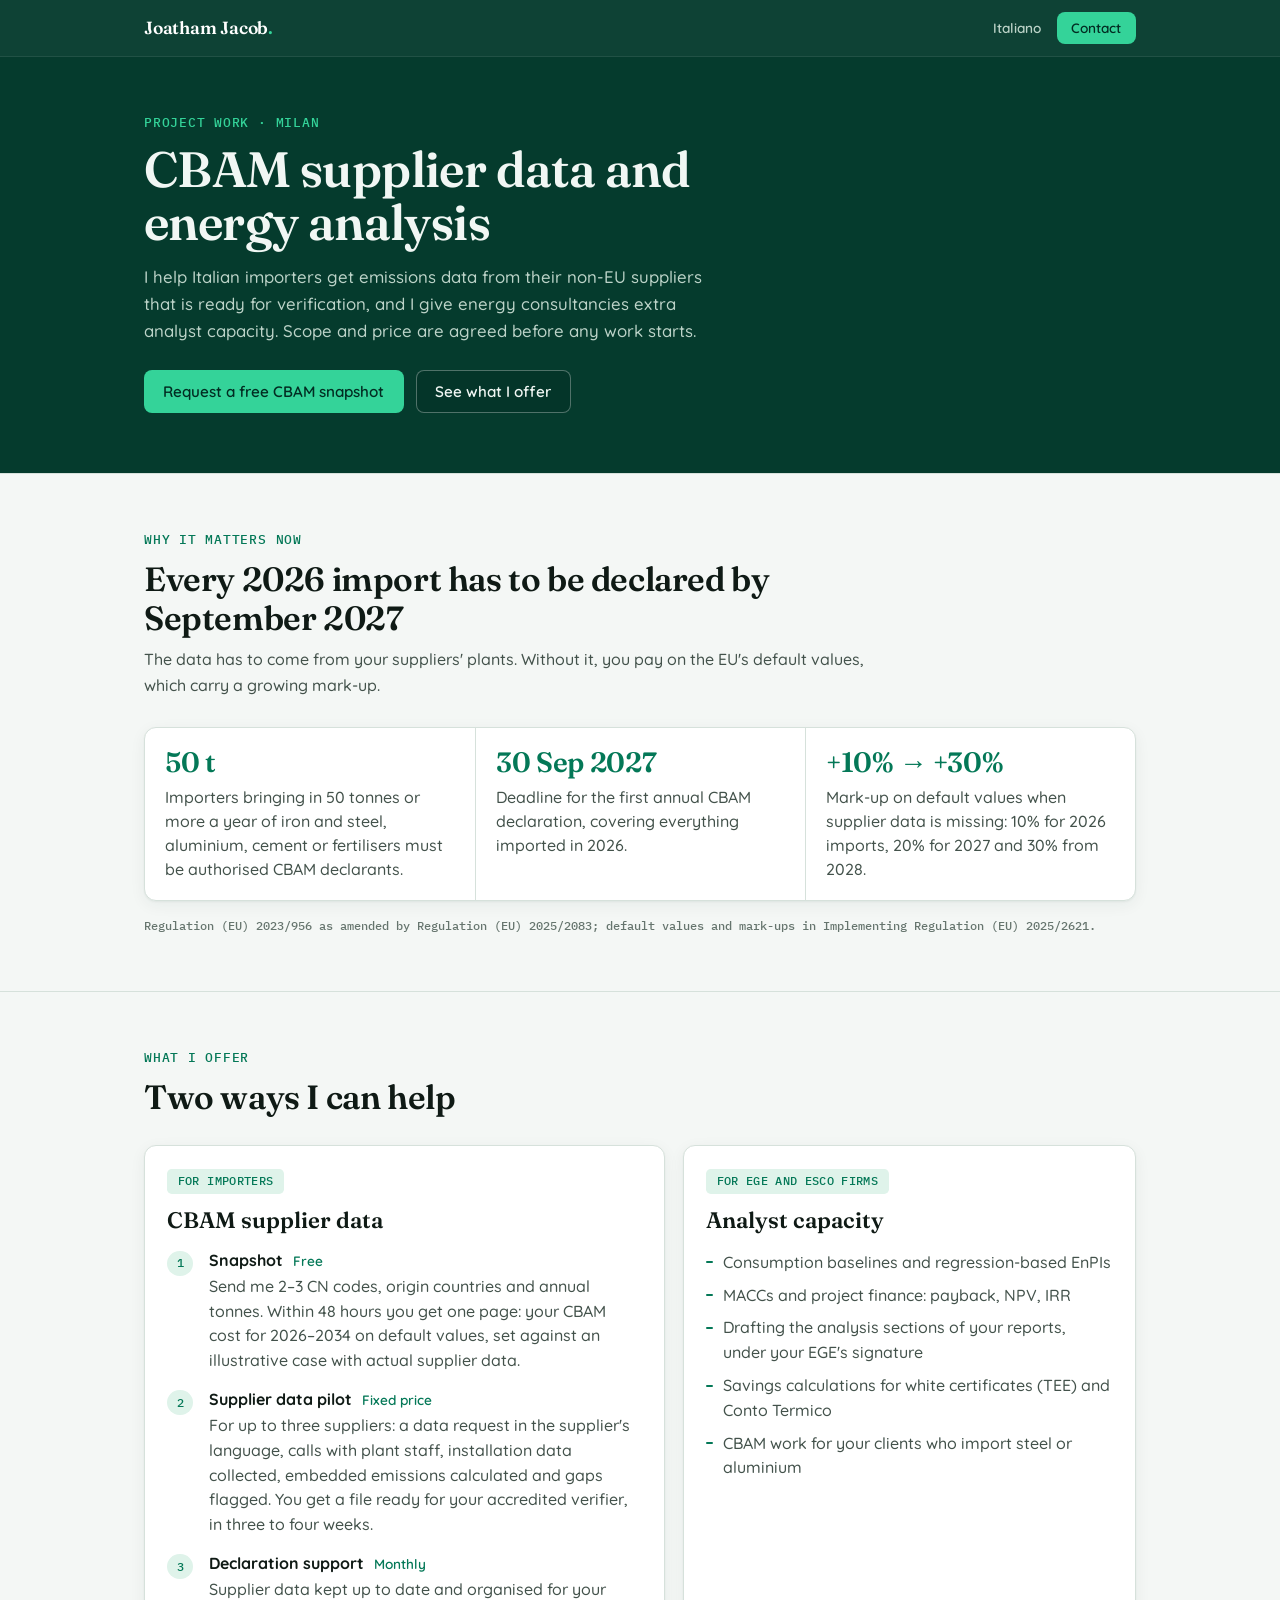
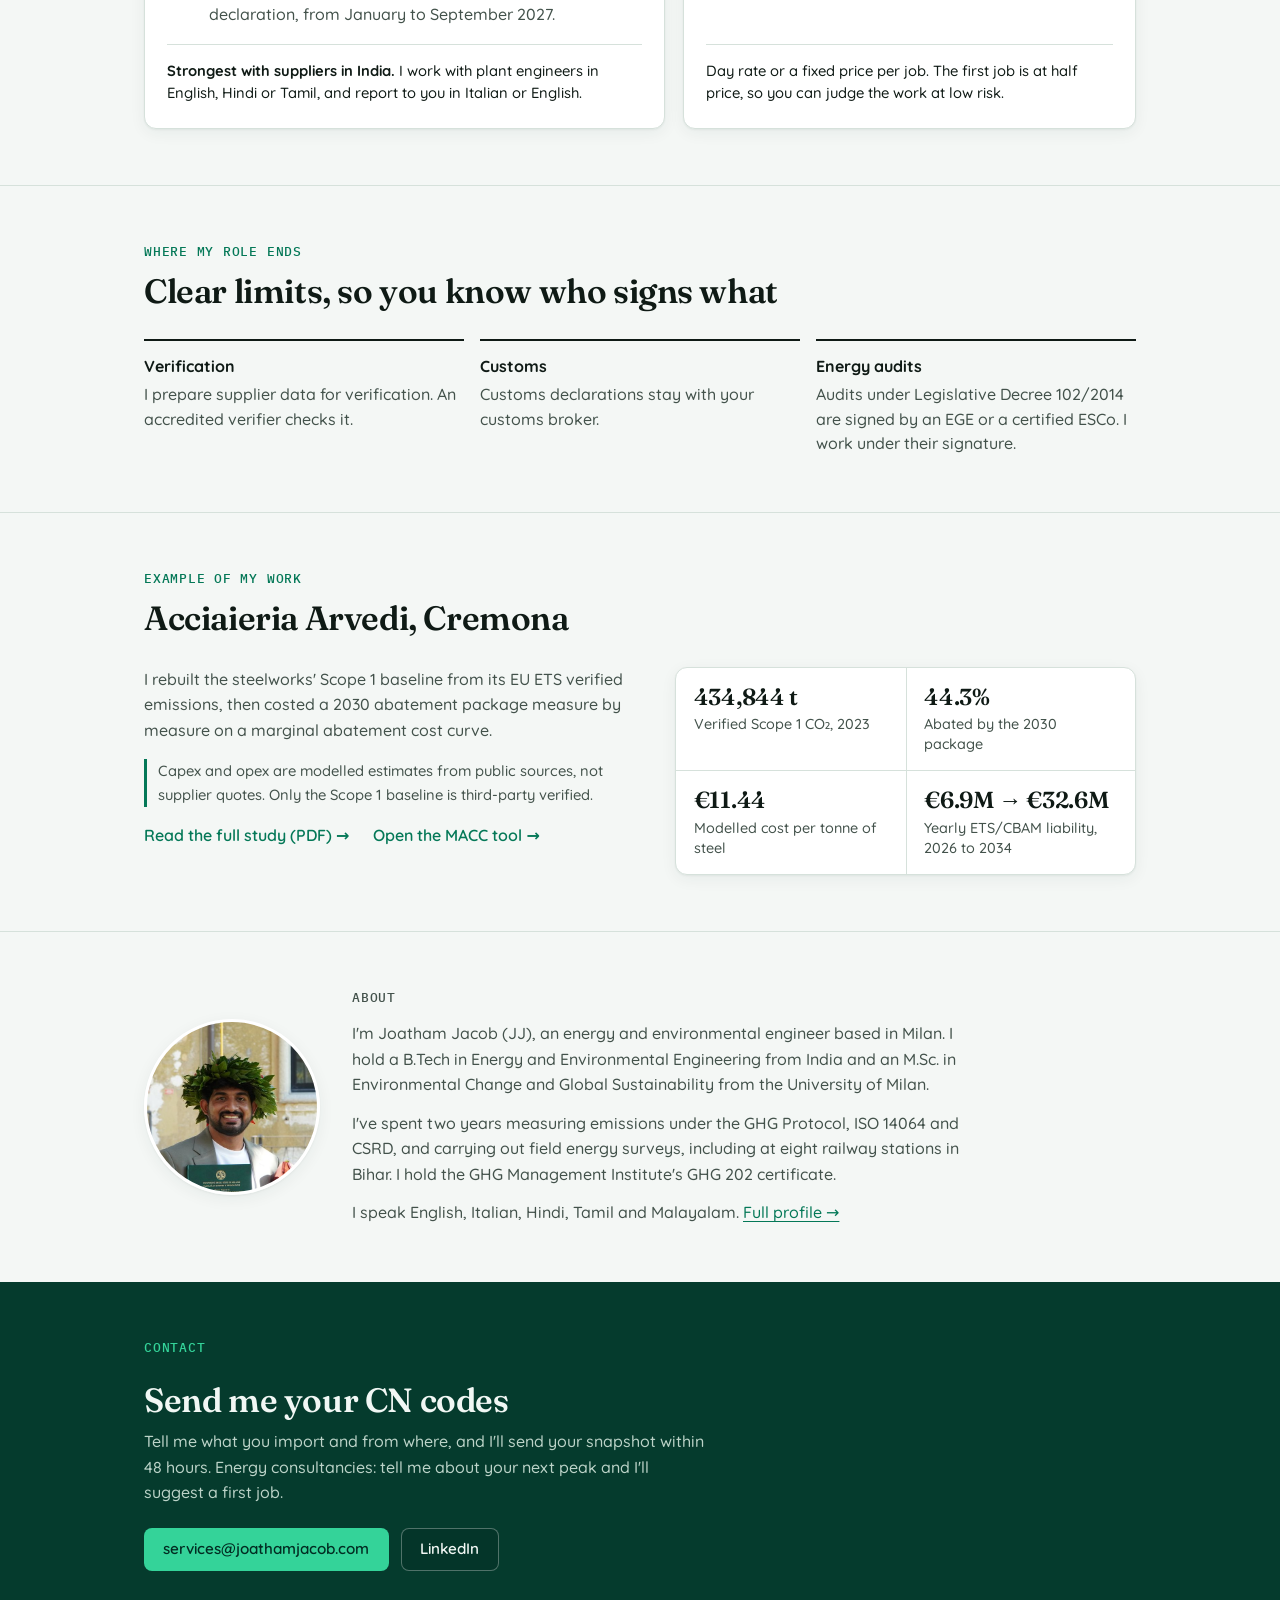
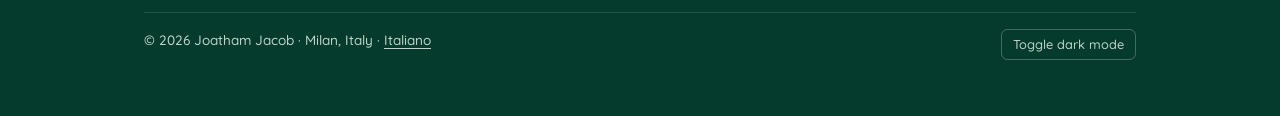
<file: services/index.html>
<!DOCTYPE html>
<html lang="en">
<head>
<meta charset="utf-8">
<meta name="viewport" content="width=device-width, initial-scale=1">
<script>try { var t = localStorage.getItem('theme'); if (t) document.documentElement.setAttribute('data-theme', t); } catch (e) {}</script>
<title>CBAM Supplier Data and Energy Analysis — Joatham Jacob</title>
<meta name="description" content="CBAM supplier emissions data for Italian importers, and analyst capacity for EGE and ESCo firms. Joatham Jacob, Milan.">
<!-- Unlisted: reached from outreach emails, not from the homepage or search engines -->
<meta name="robots" content="noindex">
<meta name="author" content="Joatham Jacob">
<meta name="theme-color" content="#053b2d">
<link rel="canonical" href="https://joathamjacob.com/services/">
<link rel="alternate" hreflang="en" href="https://joathamjacob.com/services/">
<link rel="alternate" hreflang="it" href="https://joathamjacob.com/it/servizi/">
<meta property="og:type" content="website">
<meta property="og:site_name" content="Joatham Jacob">
<meta property="og:url" content="https://joathamjacob.com/services/">
<meta property="og:title" content="CBAM supplier data and energy analysis — Joatham Jacob">
<meta property="og:description" content="Emissions data from non-EU suppliers for Italian importers, and analyst capacity for energy consultancies. Milan.">
<meta property="og:image" content="https://joathamjacob.com/preview/social.jpg">
<link rel="icon" href="/favicon.ico" sizes="32x32">
<link rel="icon" href="/favicon.svg" type="image/svg+xml">
<link rel="apple-touch-icon" href="/apple-touch-icon.png">
<link rel="stylesheet" href="/services.css">
</head>
<body>

<header class="top">
  <div class="wrap">
    <a class="brand" href="/">Joatham Jacob<span>.</span></a>
    <div class="top-links">
      <a class="lang" href="/it/servizi/" hreflang="it" lang="it">Italiano</a>
      <a class="btn btn-primary" href="#contact">Contact</a>
    </div>
  </div>
</header>

<main>
  <section class="hero">
    <div class="wrap">
      <p class="eyebrow">Project work · Milan</p>
      <h1>CBAM supplier data and energy analysis</h1>
      <p class="lede">I help Italian importers get emissions data from their non-EU suppliers that is ready for verification, and I give energy consultancies extra analyst capacity. Scope and price are agreed before any work starts.</p>
      <div class="cta">
        <a class="btn btn-primary" href="mailto:services@joathamjacob.com?subject=CBAM%20snapshot%20request&amp;body=CN%20codes%3A%0AOrigin%20countries%3A%0ATonnes%20per%20year%3A%0A">Request a free CBAM snapshot</a>
        <a class="btn btn-ghost" href="#offers">See what I offer</a>
      </div>
    </div>
  </section>

  <section id="why">
    <div class="wrap">
      <div class="sec-head">
        <p class="eyebrow">Why it matters now</p>
        <h2>Every 2026 import has to be declared by September 2027</h2>
        <p>The data has to come from your suppliers' plants. Without it, you pay on the EU's default values, which carry a growing mark-up.</p>
      </div>
      <div class="facts">
        <div class="fact">
          <div class="v">50 t</div>
          <p>Importers bringing in 50 tonnes or more a year of iron and steel, aluminium, cement or fertilisers must be authorised CBAM declarants.</p>
        </div>
        <div class="fact">
          <div class="v">30 Sep 2027</div>
          <p>Deadline for the first annual CBAM declaration, covering everything imported in 2026.</p>
        </div>
        <div class="fact">
          <div class="v">+10% → +30%</div>
          <p>Mark-up on default values when supplier data is missing: 10% for 2026 imports, 20% for 2027 and 30% from 2028.</p>
        </div>
      </div>
      <p class="foot-note">Regulation (EU) 2023/956 as amended by Regulation (EU) 2025/2083; default values and mark-ups in Implementing Regulation (EU) 2025/2621.</p>
    </div>
  </section>

  <section id="offers">
    <div class="wrap">
      <div class="sec-head">
        <p class="eyebrow">What I offer</p>
        <h2>Two ways I can help</h2>
      </div>
      <div class="offers">
        <article class="card">
          <span class="tag">For importers</span>
          <h3 class="title">CBAM supplier data</h3>
          <ol class="steps">
            <li><span class="step-n">1</span><h3>Snapshot <small>Free</small></h3>
              <p>Send me 2–3 CN codes, origin countries and annual tonnes. Within 48 hours you get one page: your CBAM cost for 2026–2034 on default values, set against an illustrative case with actual supplier data.</p></li>
            <li><span class="step-n">2</span><h3>Supplier data pilot <small>Fixed price</small></h3>
              <p>For up to three suppliers: a data request in the supplier's language, calls with plant staff, installation data collected, embedded emissions calculated and gaps flagged. You get a file ready for your accredited verifier, in three to four weeks.</p></li>
            <li><span class="step-n">3</span><h3>Declaration support <small>Monthly</small></h3>
              <p>Supplier data kept up to date and organised for your declaration, from January to September 2027.</p></li>
          </ol>
          <p class="lang-note"><strong>Strongest with suppliers in India.</strong> I work with plant engineers in English, Hindi or Tamil, and report to you in Italian or English.</p>
        </article>
        <article class="card">
          <span class="tag">For EGE and ESCo firms</span>
          <h3 class="title">Analyst capacity</h3>
          <ul class="ticks">
            <li>Consumption baselines and regression-based EnPIs</li>
            <li>MACCs and project finance: payback, NPV, IRR</li>
            <li>Drafting the analysis sections of your reports, under your EGE's signature</li>
            <li>Savings calculations for white certificates (TEE) and Conto Termico</li>
            <li>CBAM work for your clients who import steel or aluminium</li>
          </ul>
          <p class="fine">Day rate or a fixed price per job. The first job is at half price, so you can judge the work at low risk.</p>
        </article>
      </div>
    </div>
  </section>

  <section id="scope">
    <div class="wrap">
      <div class="sec-head">
        <p class="eyebrow">Where my role ends</p>
        <h2>Clear limits, so you know who signs what</h2>
      </div>
      <ul class="scope">
        <li><strong>Verification</strong>I prepare supplier data for verification. An accredited verifier checks it.</li>
        <li><strong>Customs</strong>Customs declarations stay with your customs broker.</li>
        <li><strong>Energy audits</strong>Audits under Legislative Decree 102/2014 are signed by an EGE or a certified ESCo. I work under their signature.</li>
      </ul>
    </div>
  </section>

  <section id="proof">
    <div class="wrap">
      <div class="sec-head">
        <p class="eyebrow">Example of my work</p>
        <h2>Acciaieria Arvedi, Cremona</h2>
      </div>
      <div class="proof">
        <div class="proof-text">
          <p>I rebuilt the steelworks' Scope 1 baseline from its EU ETS verified emissions, then costed a 2030 abatement package measure by measure on a marginal abatement cost curve.</p>
          <p class="caveat">Capex and opex are modelled estimates from public sources, not supplier quotes. Only the Scope 1 baseline is third-party verified.</p>
          <div class="links">
            <a class="link-arrow" href="/arvedi-case-study.pdf">Read the full study (PDF) →</a>
            <a class="link-arrow" href="https://jacob-hub-esg.github.io/macc-finance-tool/" target="_blank" rel="noopener">Open the MACC tool →</a>
          </div>
        </div>
        <div class="proof-stats">
          <div><div class="v">434,844 t</div><div class="l">Verified Scope 1 CO₂, 2023</div></div>
          <div><div class="v">44.3%</div><div class="l">Abated by the 2030 package</div></div>
          <div><div class="v">€11.44</div><div class="l">Modelled cost per tonne of steel</div></div>
          <div><div class="v">€6.9M → €32.6M</div><div class="l">Yearly ETS/CBAM liability, 2026 to 2034</div></div>
        </div>
      </div>
    </div>
  </section>

  <section id="about">
    <div class="wrap about">
      <div class="portrait" role="img" aria-label="Joatham Jacob at his graduation from the University of Milan"></div>
      <div>
        <p class="eyebrow">About</p>
        <p>I'm Joatham Jacob (JJ), an energy and environmental engineer based in Milan. I hold a B.Tech in Energy and Environmental Engineering from India and an M.Sc. in Environmental Change and Global Sustainability from the University of Milan.</p>
        <p>I've spent two years measuring emissions under the GHG Protocol, ISO 14064 and CSRD, and carrying out field energy surveys, including at eight railway stations in Bihar. I hold the GHG Management Institute's GHG 202 certificate.</p>
        <p>I speak English, Italian, Hindi, Tamil and Malayalam. <a href="/">Full profile →</a></p>
      </div>
    </div>
  </section>

  <section class="contact" id="contact">
    <div class="wrap">
      <p class="eyebrow">Contact</p>
      <h2>Send me your CN codes</h2>
      <p>Tell me what you import and from where, and I'll send your snapshot within 48 hours. Energy consultancies: tell me about your next peak and I'll suggest a first job.</p>
      <div class="cta">
        <a class="btn btn-primary" href="mailto:services@joathamjacob.com">services@joathamjacob.com</a>
        <a class="btn btn-ghost" href="https://www.linkedin.com/in/joatham-jacob" target="_blank" rel="noopener">LinkedIn</a>
      </div>
      <div class="foot">
        <span>© 2026 Joatham Jacob · Milan, Italy · <a href="/it/servizi/" hreflang="it" lang="it">Italiano</a></span>
        <button class="theme-toggle" type="button" id="theme-toggle">Toggle dark mode</button>
      </div>
    </div>
  </section>
</main>

<script>
  // Light / dark toggle; shares the saved choice with the homepage.
  (function () {
    var root = document.documentElement, btn = document.getElementById('theme-toggle');
    btn.addEventListener('click', function () {
      var dark = root.getAttribute('data-theme') ? root.getAttribute('data-theme') === 'dark'
        : window.matchMedia('(prefers-color-scheme: dark)').matches;
      var next = dark ? 'light' : 'dark';
      root.setAttribute('data-theme', next);
      try { localStorage.setItem('theme', next); } catch (e) {}
    });
  })();
</script>
</body>
</html>
</file>
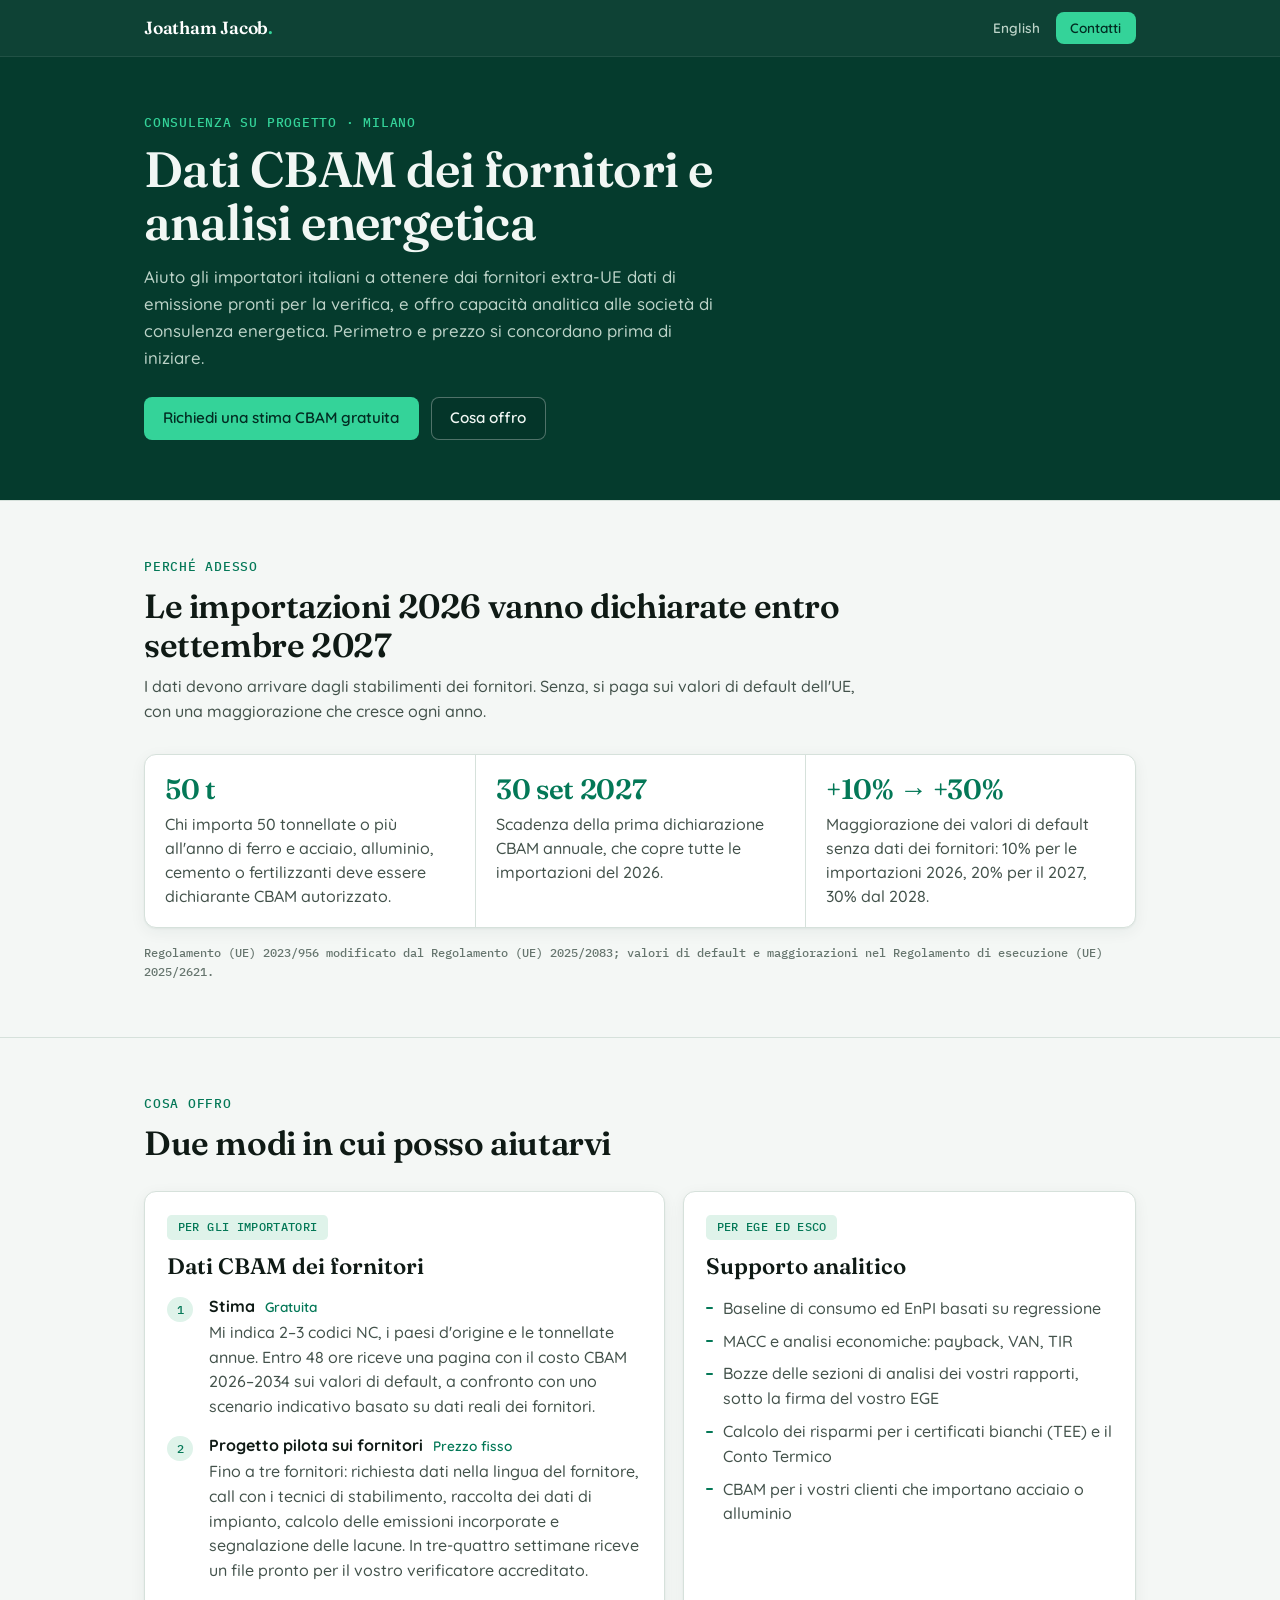
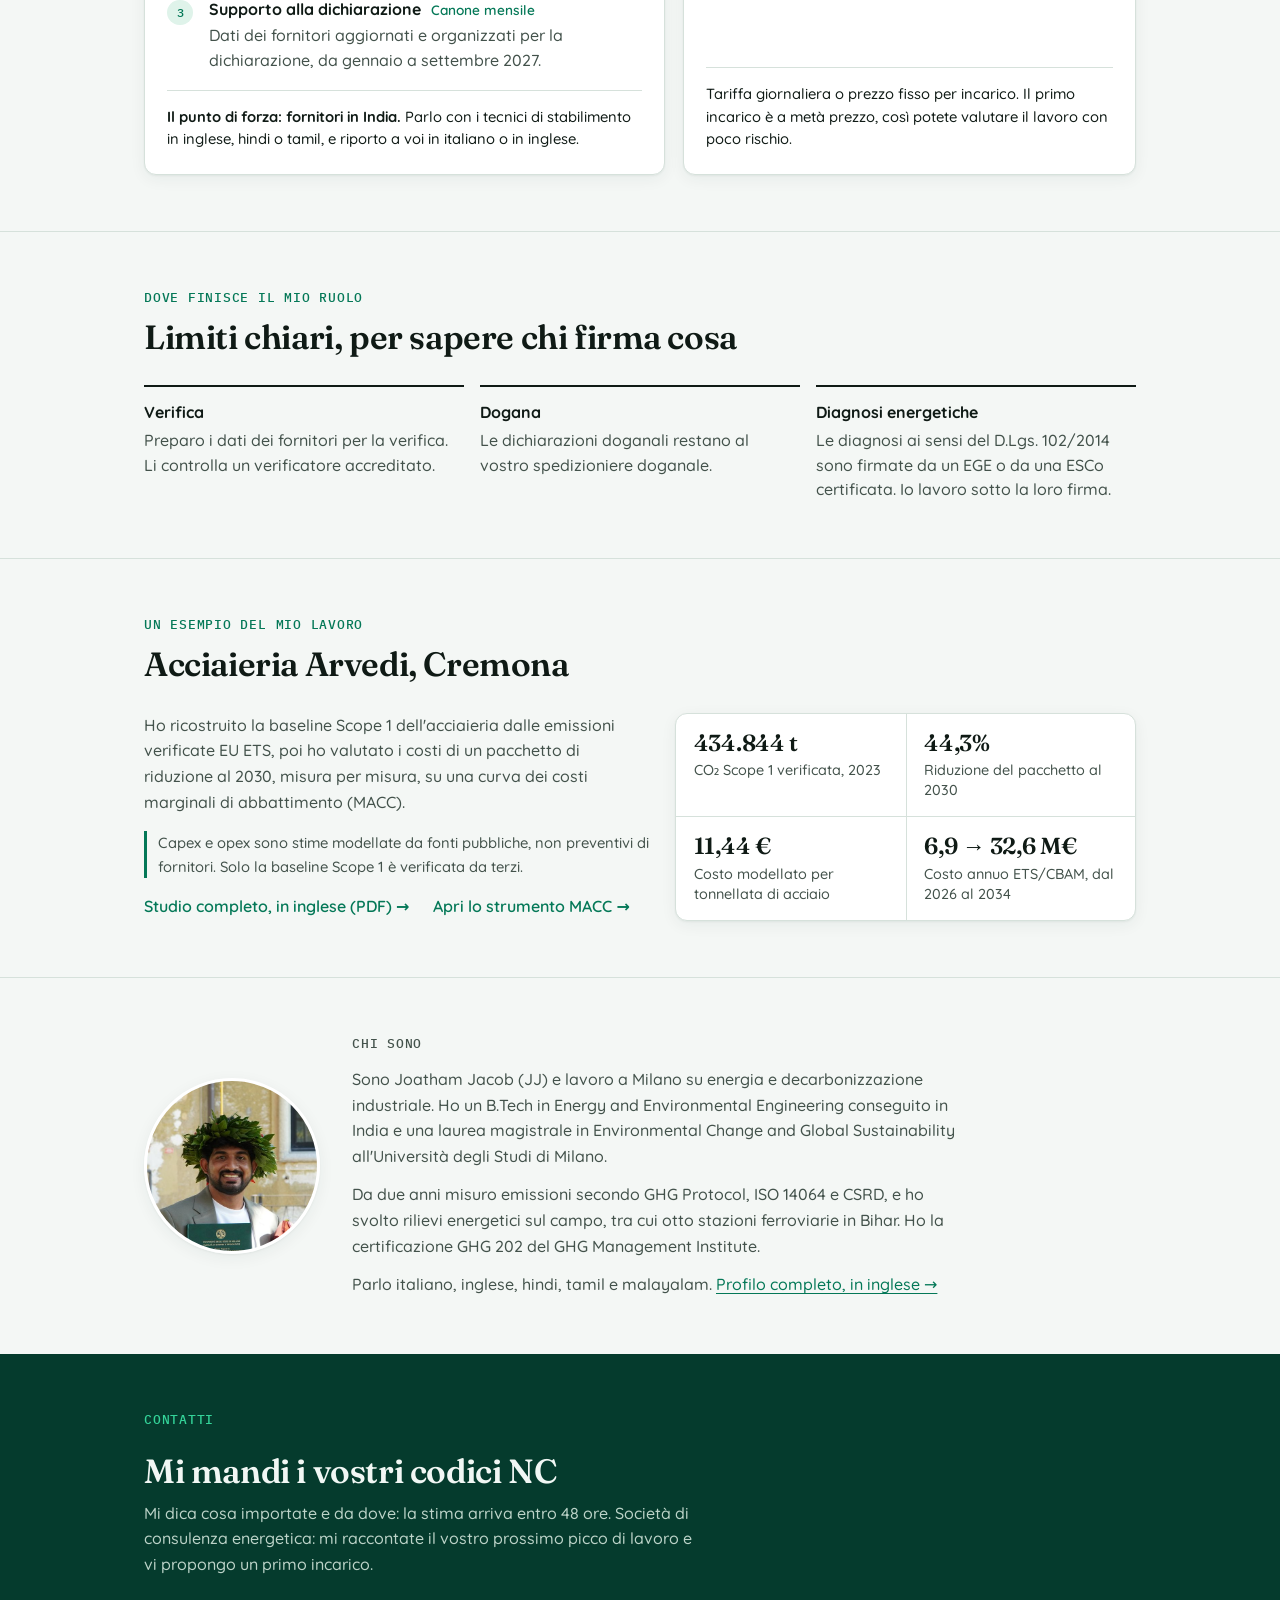
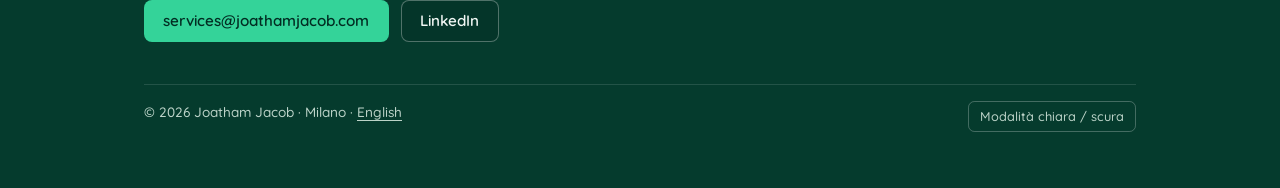
<file: it/servizi/index.html>
<!DOCTYPE html>
<html lang="it">
<head>
<meta charset="utf-8">
<meta name="viewport" content="width=device-width, initial-scale=1">
<script>try { var t = localStorage.getItem('theme'); if (t) document.documentElement.setAttribute('data-theme', t); } catch (e) {}</script>
<title>Dati CBAM dei fornitori e analisi energetica — Joatham Jacob</title>
<meta name="description" content="Dati di emissione dei fornitori extra-UE per gli importatori soggetti a CBAM, e supporto analitico per EGE ed ESCo. Joatham Jacob, Milano.">
<!-- Pagina non indicizzata: si raggiunge dalle email, non dalla homepage né dai motori di ricerca -->
<meta name="robots" content="noindex">
<meta name="author" content="Joatham Jacob">
<meta name="theme-color" content="#053b2d">
<link rel="canonical" href="https://joathamjacob.com/it/servizi/">
<link rel="alternate" hreflang="it" href="https://joathamjacob.com/it/servizi/">
<link rel="alternate" hreflang="en" href="https://joathamjacob.com/services/">
<meta property="og:type" content="website">
<meta property="og:site_name" content="Joatham Jacob">
<meta property="og:url" content="https://joathamjacob.com/it/servizi/">
<meta property="og:title" content="Dati CBAM dei fornitori e analisi energetica — Joatham Jacob">
<meta property="og:description" content="Dati di emissione dai fornitori extra-UE per gli importatori, e supporto analitico per le società di consulenza energetica. Milano.">
<meta property="og:image" content="https://joathamjacob.com/preview/social.jpg">
<link rel="icon" href="/favicon.ico" sizes="32x32">
<link rel="icon" href="/favicon.svg" type="image/svg+xml">
<link rel="apple-touch-icon" href="/apple-touch-icon.png">
<link rel="stylesheet" href="/services.css">
</head>
<body>

<header class="top">
  <div class="wrap">
    <a class="brand" href="/">Joatham Jacob<span>.</span></a>
    <div class="top-links">
      <a class="lang" href="/services/" hreflang="en" lang="en">English</a>
      <a class="btn btn-primary" href="#contatti">Contatti</a>
    </div>
  </div>
</header>

<main>
  <section class="hero">
    <div class="wrap">
      <p class="eyebrow">Consulenza su progetto · Milano</p>
      <h1>Dati CBAM dei fornitori e analisi energetica</h1>
      <p class="lede">Aiuto gli importatori italiani a ottenere dai fornitori extra-UE dati di emissione pronti per la verifica, e offro capacità analitica alle società di consulenza energetica. Perimetro e prezzo si concordano prima di iniziare.</p>
      <div class="cta">
        <a class="btn btn-primary" href="mailto:services@joathamjacob.com?subject=Richiesta%20stima%20CBAM&amp;body=Codici%20NC%3A%0APaesi%20d'origine%3A%0ATonnellate%20annue%3A%0A">Richiedi una stima CBAM gratuita</a>
        <a class="btn btn-ghost" href="#servizi">Cosa offro</a>
      </div>
    </div>
  </section>

  <section id="perche">
    <div class="wrap">
      <div class="sec-head">
        <p class="eyebrow">Perché adesso</p>
        <h2>Le importazioni 2026 vanno dichiarate entro settembre 2027</h2>
        <p>I dati devono arrivare dagli stabilimenti dei fornitori. Senza, si paga sui valori di default dell'UE, con una maggiorazione che cresce ogni anno.</p>
      </div>
      <div class="facts">
        <div class="fact">
          <div class="v">50 t</div>
          <p>Chi importa 50 tonnellate o più all'anno di ferro e acciaio, alluminio, cemento o fertilizzanti deve essere dichiarante CBAM autorizzato.</p>
        </div>
        <div class="fact">
          <div class="v">30 set 2027</div>
          <p>Scadenza della prima dichiarazione CBAM annuale, che copre tutte le importazioni del 2026.</p>
        </div>
        <div class="fact">
          <div class="v">+10% → +30%</div>
          <p>Maggiorazione dei valori di default senza dati dei fornitori: 10% per le importazioni 2026, 20% per il 2027, 30% dal 2028.</p>
        </div>
      </div>
      <p class="foot-note">Regolamento (UE) 2023/956 modificato dal Regolamento (UE) 2025/2083; valori di default e maggiorazioni nel Regolamento di esecuzione (UE) 2025/2621.</p>
    </div>
  </section>

  <section id="servizi">
    <div class="wrap">
      <div class="sec-head">
        <p class="eyebrow">Cosa offro</p>
        <h2>Due modi in cui posso aiutarvi</h2>
      </div>
      <div class="offers">
        <article class="card">
          <span class="tag">Per gli importatori</span>
          <h3 class="title">Dati CBAM dei fornitori</h3>
          <ol class="steps">
            <li><span class="step-n">1</span><h3>Stima <small>Gratuita</small></h3>
              <p>Mi indica 2–3 codici NC, i paesi d'origine e le tonnellate annue. Entro 48 ore riceve una pagina con il costo CBAM 2026–2034 sui valori di default, a confronto con uno scenario indicativo basato su dati reali dei fornitori.</p></li>
            <li><span class="step-n">2</span><h3>Progetto pilota sui fornitori <small>Prezzo fisso</small></h3>
              <p>Fino a tre fornitori: richiesta dati nella lingua del fornitore, call con i tecnici di stabilimento, raccolta dei dati di impianto, calcolo delle emissioni incorporate e segnalazione delle lacune. In tre-quattro settimane riceve un file pronto per il vostro verificatore accreditato.</p></li>
            <li><span class="step-n">3</span><h3>Supporto alla dichiarazione <small>Canone mensile</small></h3>
              <p>Dati dei fornitori aggiornati e organizzati per la dichiarazione, da gennaio a settembre 2027.</p></li>
          </ol>
          <p class="lang-note"><strong>Il punto di forza: fornitori in India.</strong> Parlo con i tecnici di stabilimento in inglese, hindi o tamil, e riporto a voi in italiano o in inglese.</p>
        </article>
        <article class="card">
          <span class="tag">Per EGE ed ESCo</span>
          <h3 class="title">Supporto analitico</h3>
          <ul class="ticks">
            <li>Baseline di consumo ed EnPI basati su regressione</li>
            <li>MACC e analisi economiche: payback, VAN, TIR</li>
            <li>Bozze delle sezioni di analisi dei vostri rapporti, sotto la firma del vostro EGE</li>
            <li>Calcolo dei risparmi per i certificati bianchi (TEE) e il Conto Termico</li>
            <li>CBAM per i vostri clienti che importano acciaio o alluminio</li>
          </ul>
          <p class="fine">Tariffa giornaliera o prezzo fisso per incarico. Il primo incarico è a metà prezzo, così potete valutare il lavoro con poco rischio.</p>
        </article>
      </div>
    </div>
  </section>

  <section id="perimetro">
    <div class="wrap">
      <div class="sec-head">
        <p class="eyebrow">Dove finisce il mio ruolo</p>
        <h2>Limiti chiari, per sapere chi firma cosa</h2>
      </div>
      <ul class="scope">
        <li><strong>Verifica</strong>Preparo i dati dei fornitori per la verifica. Li controlla un verificatore accreditato.</li>
        <li><strong>Dogana</strong>Le dichiarazioni doganali restano al vostro spedizioniere doganale.</li>
        <li><strong>Diagnosi energetiche</strong>Le diagnosi ai sensi del D.Lgs. 102/2014 sono firmate da un EGE o da una ESCo certificata. Io lavoro sotto la loro firma.</li>
      </ul>
    </div>
  </section>

  <section id="esempio">
    <div class="wrap">
      <div class="sec-head">
        <p class="eyebrow">Un esempio del mio lavoro</p>
        <h2>Acciaieria Arvedi, Cremona</h2>
      </div>
      <div class="proof">
        <div class="proof-text">
          <p>Ho ricostruito la baseline Scope 1 dell'acciaieria dalle emissioni verificate EU ETS, poi ho valutato i costi di un pacchetto di riduzione al 2030, misura per misura, su una curva dei costi marginali di abbattimento (MACC).</p>
          <p class="caveat">Capex e opex sono stime modellate da fonti pubbliche, non preventivi di fornitori. Solo la baseline Scope 1 è verificata da terzi.</p>
          <div class="links">
            <a class="link-arrow" href="/arvedi-case-study.pdf">Studio completo, in inglese (PDF) →</a>
            <a class="link-arrow" href="https://jacob-hub-esg.github.io/macc-finance-tool/" target="_blank" rel="noopener">Apri lo strumento MACC →</a>
          </div>
        </div>
        <div class="proof-stats">
          <div><div class="v">434.844 t</div><div class="l">CO₂ Scope 1 verificata, 2023</div></div>
          <div><div class="v">44,3%</div><div class="l">Riduzione del pacchetto al 2030</div></div>
          <div><div class="v">11,44 €</div><div class="l">Costo modellato per tonnellata di acciaio</div></div>
          <div><div class="v">6,9 → 32,6 M€</div><div class="l">Costo annuo ETS/CBAM, dal 2026 al 2034</div></div>
        </div>
      </div>
    </div>
  </section>

  <section id="chi-sono">
    <div class="wrap about">
      <div class="portrait" role="img" aria-label="Joatham Jacob alla laurea all'Università degli Studi di Milano"></div>
      <div>
        <p class="eyebrow">Chi sono</p>
        <p>Sono Joatham Jacob (JJ) e lavoro a Milano su energia e decarbonizzazione industriale. Ho un B.Tech in Energy and Environmental Engineering conseguito in India e una laurea magistrale in Environmental Change and Global Sustainability all'Università degli Studi di Milano.</p>
        <p>Da due anni misuro emissioni secondo GHG Protocol, ISO 14064 e CSRD, e ho svolto rilievi energetici sul campo, tra cui otto stazioni ferroviarie in Bihar. Ho la certificazione GHG 202 del GHG Management Institute.</p>
        <p>Parlo italiano, inglese, hindi, tamil e malayalam. <a href="/">Profilo completo, in inglese →</a></p>
      </div>
    </div>
  </section>

  <section class="contact" id="contatti">
    <div class="wrap">
      <p class="eyebrow">Contatti</p>
      <h2>Mi mandi i vostri codici NC</h2>
      <p>Mi dica cosa importate e da dove: la stima arriva entro 48 ore. Società di consulenza energetica: mi raccontate il vostro prossimo picco di lavoro e vi propongo un primo incarico.</p>
      <div class="cta">
        <a class="btn btn-primary" href="mailto:services@joathamjacob.com">services@joathamjacob.com</a>
        <a class="btn btn-ghost" href="https://www.linkedin.com/in/joatham-jacob" target="_blank" rel="noopener">LinkedIn</a>
      </div>
      <div class="foot">
        <span>© 2026 Joatham Jacob · Milano · <a href="/services/" hreflang="en" lang="en">English</a></span>
        <button class="theme-toggle" type="button" id="theme-toggle">Modalità chiara / scura</button>
      </div>
    </div>
  </section>
</main>

<script>
  // Tema chiaro / scuro; condivide la scelta salvata con la homepage.
  (function () {
    var root = document.documentElement, btn = document.getElementById('theme-toggle');
    btn.addEventListener('click', function () {
      var dark = root.getAttribute('data-theme') ? root.getAttribute('data-theme') === 'dark'
        : window.matchMedia('(prefers-color-scheme: dark)').matches;
      var next = dark ? 'light' : 'dark';
      root.setAttribute('data-theme', next);
      try { localStorage.setItem('theme', next); } catch (e) {}
    });
  })();
</script>
</body>
</html>
</file>
<file: services.css>
/* Services pages (/services/ and /it/servizi/). Same tokens and fonts as index.html. */
:root {
  color-scheme: light;
  --bg: #f4f7f5; --surface: #ffffff; --surface-2: #ebf2ee;
  --ink: #0f1a15; --ink-2: #43524b; --ink-3: #66756e; --line: #d6e1db;
  --accent: #047857; --accent-ink: #047857; --accent-soft: #dff3ea;
  --pop: #34d399; --pop-hover: #6ee7b7; --pop-ink: #022c22;
  --hero: #053b2d; --hero-ink: #f1f7f4; --hero-ink-2: #bcd3c8;
  --shadow: 0 1px 2px rgba(5,59,45,.05), 0 4px 16px rgba(5,59,45,.06);
  --font-body: "Quicksand", system-ui, -apple-system, "Segoe UI", sans-serif;
  --font-head: "Fraunces", Georgia, "Times New Roman", serif;
  --font-mono: "IBM Plex Mono", ui-monospace, "SFMono-Regular", Menlo, Consolas, monospace;
}
@media (prefers-color-scheme: dark) {
  :root:not([data-theme="light"]) {
    color-scheme: dark;
    --bg: #0b1310; --surface: #111c17; --surface-2: #17251f;
    --ink: #e9f2ed; --ink-2: #b1c2ba; --ink-3: #84968d; --line: #22332b;
    --accent: #34d399; --accent-ink: #6ee7b7; --accent-soft: #0f2a20;
    --hero: #042a20; --hero-ink: #f1f7f4; --hero-ink-2: #aac4b8;
    --shadow: none;
  }
}
:root[data-theme="dark"] {
  color-scheme: dark;
  --bg: #0b1310; --surface: #111c17; --surface-2: #17251f;
  --ink: #e9f2ed; --ink-2: #b1c2ba; --ink-3: #84968d; --line: #22332b;
  --accent: #34d399; --accent-ink: #6ee7b7; --accent-soft: #0f2a20;
  --hero: #042a20; --hero-ink: #f1f7f4; --hero-ink-2: #aac4b8;
  --shadow: none;
}

@font-face { font-family: "Quicksand"; src: url("/quicksand-latin-ext.woff2") format("woff2"); font-weight: 300 700; font-display: swap;
  unicode-range: U+0100-02BA, U+02BD-02C5, U+02C7-02CC, U+02CE-02D7, U+02DD-02FF, U+0304, U+0308, U+0329, U+1D00-1DBF, U+1E00-1E9F, U+1EF2-1EFF, U+2020, U+20A0-20AB, U+20AD-20C0, U+2113, U+2C60-2C7F, U+A720-A7FF; }
@font-face { font-family: "Quicksand"; src: url("/quicksand-latin.woff2") format("woff2"); font-weight: 300 700; font-display: swap;
  unicode-range: U+0000-00FF, U+0131, U+0152-0153, U+02BB-02BC, U+02C6, U+02DA, U+02DC, U+0304, U+0308, U+0329, U+2000-206F, U+20AC, U+2122, U+2191, U+2193, U+2212, U+2215, U+FEFF, U+FFFD; }
@font-face { font-family: "IBM Plex Mono"; src: url("/plex-mono-500.woff2") format("woff2"); font-weight: 500; font-display: swap; }
@font-face { font-family: "Fraunces"; src: url("/fraunces.woff2") format("woff2"); font-weight: 100 900; font-display: swap; }
@font-face { font-family: "Fraunces"; src: url("/fraunces-italic.woff2") format("woff2"); font-weight: 100 900; font-style: italic; font-display: swap; }

* { box-sizing: border-box; }
html { -webkit-text-size-adjust: 100%; overflow-x: clip; scroll-behavior: smooth; }
@media (prefers-reduced-motion: reduce) { html { scroll-behavior: auto; } }
body { margin: 0; background: var(--bg); color: var(--ink); font: 500 1rem/1.6 var(--font-body); -webkit-font-smoothing: antialiased; }
a { color: var(--accent-ink); text-underline-offset: 3px; }
a:hover { text-decoration-thickness: 2px; }
:focus-visible { outline: 2px solid var(--accent); outline-offset: 3px; }
h1, h2, .brand, .fact .v, .proof .v { font-family: var(--font-head); font-weight: 600; letter-spacing: -0.012em; font-optical-sizing: auto; }
h2 { font-size: clamp(1.6rem, 3.6vw, 2.1rem); line-height: 1.15; margin: 0 0 .6rem; }
h3 { line-height: 1.3; margin: 0 0 .4rem; font-size: 1.08rem; }
.eyebrow, .tag, .step-n, .foot-note { font-family: var(--font-mono); }
.eyebrow { font-size: .8rem; font-weight: 500; letter-spacing: .06em; text-transform: uppercase; color: var(--accent); margin: 0 0 .6rem; }
.wrap { max-width: 65rem; margin: 0 auto; padding: 0 1rem; }
@media (min-width: 40rem) { .wrap { padding: 0 1.5rem; } }
section { padding: 3.5rem 0; }
section + section { border-top: 1px solid var(--line); }
.sec-head { margin-bottom: 1.8rem; max-width: 46rem; }
.sec-head p:not(.eyebrow) { color: var(--ink-2); margin: 0; }

/* top bar */
.top { position: sticky; top: 0; z-index: 10; background: color-mix(in srgb, var(--hero) 96%, transparent);
  backdrop-filter: saturate(140%) blur(8px); -webkit-backdrop-filter: saturate(140%) blur(8px); border-bottom: 1px solid rgba(255,255,255,.08); }
.top .wrap { height: 3.5rem; display: flex; align-items: center; justify-content: space-between; gap: 1rem; }
.brand { color: #fff; text-decoration: none; font-size: 1.1rem; white-space: nowrap; }
.brand span { color: var(--pop); }
.top-links { display: flex; align-items: center; gap: 1rem; }
.lang { color: var(--hero-ink-2); font-size: .85rem; font-weight: 600; text-decoration: none; }
.lang:hover { color: var(--hero-ink); }
.top .btn { padding: .45rem .85rem; font-size: .85rem; }

/* buttons */
.cta { display: flex; flex-wrap: wrap; gap: .75rem; }
.btn { display: inline-flex; align-items: center; gap: .5rem; padding: .7rem 1.15rem; border-radius: .5rem; font-weight: 600; font-size: .95rem;
  text-decoration: none; border: 1px solid transparent; line-height: 1.2; }
.btn-primary { background: var(--pop); color: var(--pop-ink); }
.btn-primary:hover { background: var(--pop-hover); }
.btn-ghost { color: var(--hero-ink); border-color: rgba(255,255,255,.3); background: rgba(4,42,32,.28); }
.btn-ghost:hover { border-color: rgba(255,255,255,.6); }

/* hero */
.hero { background: var(--hero); color: var(--hero-ink); padding: 3.5rem 0 3.75rem; border-top: 0; }
.hero .eyebrow { color: var(--pop); }
.hero h1 { font-size: clamp(2rem, 6vw, 3.1rem); line-height: 1.06; margin: 0 0 1rem; max-width: 20ch; }
.hero .lede { color: var(--hero-ink-2); max-width: 58ch; margin: 0 0 1.6rem; font-size: 1.05rem; }

/* why now */
.facts { display: grid; grid-template-columns: 1fr; background: var(--surface); border: 1px solid var(--line); border-radius: .75rem; overflow: hidden; box-shadow: var(--shadow); }
.fact { padding: 1.2rem 1.25rem; }
.fact + .fact { border-top: 1px solid var(--line); }
.fact .v { font-size: 1.75rem; line-height: 1.1; color: var(--accent-ink); font-variant-numeric: lining-nums tabular-nums; }
.fact p { margin: .45rem 0 0; color: var(--ink-2); line-height: 1.5; }
@media (min-width: 46rem) {
  .facts { grid-template-columns: repeat(3, 1fr); }
  .fact + .fact { border-top: 0; border-left: 1px solid var(--line); }
}
.foot-note { font-size: .75rem; color: var(--ink-3); margin: .9rem 0 0; }

/* offers */
.offers { display: grid; grid-template-columns: 1fr; gap: 1.1rem; }
@media (min-width: 52rem) { .offers { grid-template-columns: 1.15fr 1fr; } }
.card { background: var(--surface); border: 1px solid var(--line); border-radius: .75rem; padding: 1.4rem; box-shadow: var(--shadow); display: flex; flex-direction: column; }
.tag { display: inline-block; align-self: flex-start; font-size: .72rem; font-weight: 500; letter-spacing: .03em; text-transform: uppercase;
  color: var(--accent-ink); background: var(--accent-soft); padding: .2rem .65rem; border-radius: .3rem; margin-bottom: .8rem; }
.card h3.title { font-family: var(--font-head); font-size: 1.4rem; font-weight: 600; margin-bottom: .9rem; }
.steps { list-style: none; margin: 0; padding: 0; display: grid; gap: 1rem; }
.steps li { display: grid; grid-template-columns: 1.9rem 1fr; gap: .2rem .7rem; }
.step-n { grid-row: span 2; width: 1.6rem; height: 1.6rem; border-radius: 50%; background: var(--accent-soft); color: var(--accent-ink);
  font-size: .78rem; font-weight: 500; display: grid; place-items: center; margin-top: .05rem; }
.steps h3 { margin: 0; font-size: 1rem; }
.steps h3 small { font-family: var(--font-body); font-weight: 600; color: var(--accent-ink); font-size: .85rem; margin-left: .35rem; }
.steps p, .card > p, .ticks li { color: var(--ink-2); line-height: 1.55; margin: 0; }
.ticks { list-style: none; margin: 0 0 1rem; padding: 0; display: grid; gap: .5rem; }
.ticks li { position: relative; padding-left: 1.05rem; }
.ticks li::before { content: ""; position: absolute; left: 0; top: .72em; width: .45rem; height: 2px; border-radius: 1px; background: var(--accent); }
.card .fine { margin-top: auto; padding-top: .9rem; border-top: 1px solid var(--line); color: var(--ink); font-size: .92rem; }
.card .lang-note { margin-top: 1.1rem; padding-top: .9rem; border-top: 1px solid var(--line); font-size: .92rem; color: var(--ink); }

/* scope */
.scope { list-style: none; margin: 0; padding: 0; display: grid; grid-template-columns: 1fr; gap: 1rem; }
@media (min-width: 46rem) { .scope { grid-template-columns: repeat(3, 1fr); } }
.scope li { border-top: 2px solid var(--ink); padding-top: .8rem; color: var(--ink-2); line-height: 1.55; }
.scope li strong { display: block; color: var(--ink); margin-bottom: .2rem; }

/* proof */
.proof { display: grid; grid-template-columns: 1fr; gap: 1.5rem; align-items: start; }
@media (min-width: 52rem) { .proof { grid-template-columns: 1.1fr 1fr; } }
.proof-text p { color: var(--ink-2); margin: 0 0 1rem; }
.proof-stats { display: grid; grid-template-columns: 1fr 1fr; background: var(--surface); border: 1px solid var(--line); border-radius: .75rem; overflow: hidden; box-shadow: var(--shadow); }
.proof-stats > div { padding: 1rem 1.1rem; }
.proof-stats > div:nth-child(even) { border-left: 1px solid var(--line); }
.proof-stats > div:nth-child(n+3) { border-top: 1px solid var(--line); }
.proof .v { font-size: 1.45rem; line-height: 1.1; font-variant-numeric: lining-nums tabular-nums; }
.proof .l { color: var(--ink-2); margin-top: .3rem; line-height: 1.4; font-size: .9rem; }
.links { display: flex; flex-wrap: wrap; gap: .5rem 1.5rem; }
.link-arrow { font-weight: 600; text-decoration: none; }
.link-arrow:hover { text-decoration: underline; }
.caveat { color: var(--ink-3); border-left: 3px solid var(--accent); padding-left: .7rem; font-size: .92rem; }

/* about */
.about { display: grid; grid-template-columns: 1fr; gap: 1.5rem; align-items: center; }
@media (min-width: 46rem) { .about { grid-template-columns: 11rem 1fr; gap: 2rem; } }
.portrait { width: 9rem; height: 9rem; border-radius: 50%; background: url("/graduation.jpg") 47% 40% / 300% auto no-repeat; box-shadow: var(--shadow); border: 3px solid var(--surface); }
@media (min-width: 46rem) { .portrait { width: 11rem; height: 11rem; } }
.about p { color: var(--ink-2); margin: 0 0 .8rem; max-width: 62ch; }
.about p:last-child { margin-bottom: 0; }

/* contact */
.contact { background: var(--hero); color: var(--hero-ink); border-top: 0 !important; }
.contact h2 { color: var(--hero-ink); }
.contact .eyebrow { color: var(--pop); }
.contact p { color: var(--hero-ink-2); max-width: 56ch; margin: 0 0 1.4rem; }
.foot { display: flex; flex-wrap: wrap; justify-content: space-between; gap: .8rem; margin-top: 2.6rem; padding-top: 1rem;
  border-top: 1px solid rgba(255,255,255,.12); color: var(--hero-ink-2); font-size: .85rem; }
.foot a { color: var(--hero-ink-2); }
.theme-toggle { background: none; border: 1px solid rgba(255,255,255,.25); color: var(--hero-ink-2); border-radius: .4rem; padding: .25rem .7rem; font: inherit; font-size: .8rem; cursor: pointer; }
.theme-toggle:hover { color: var(--hero-ink); border-color: rgba(255,255,255,.5); }

@media (max-width: 30rem) {
  .top-links .btn { display: none; }
  .cta .btn { flex: 1 1 100%; justify-content: center; }
}
@media print {
  .top, .theme-toggle { display: none !important; }
  .hero, .contact { background: none; color: var(--ink); }
}
</file>
